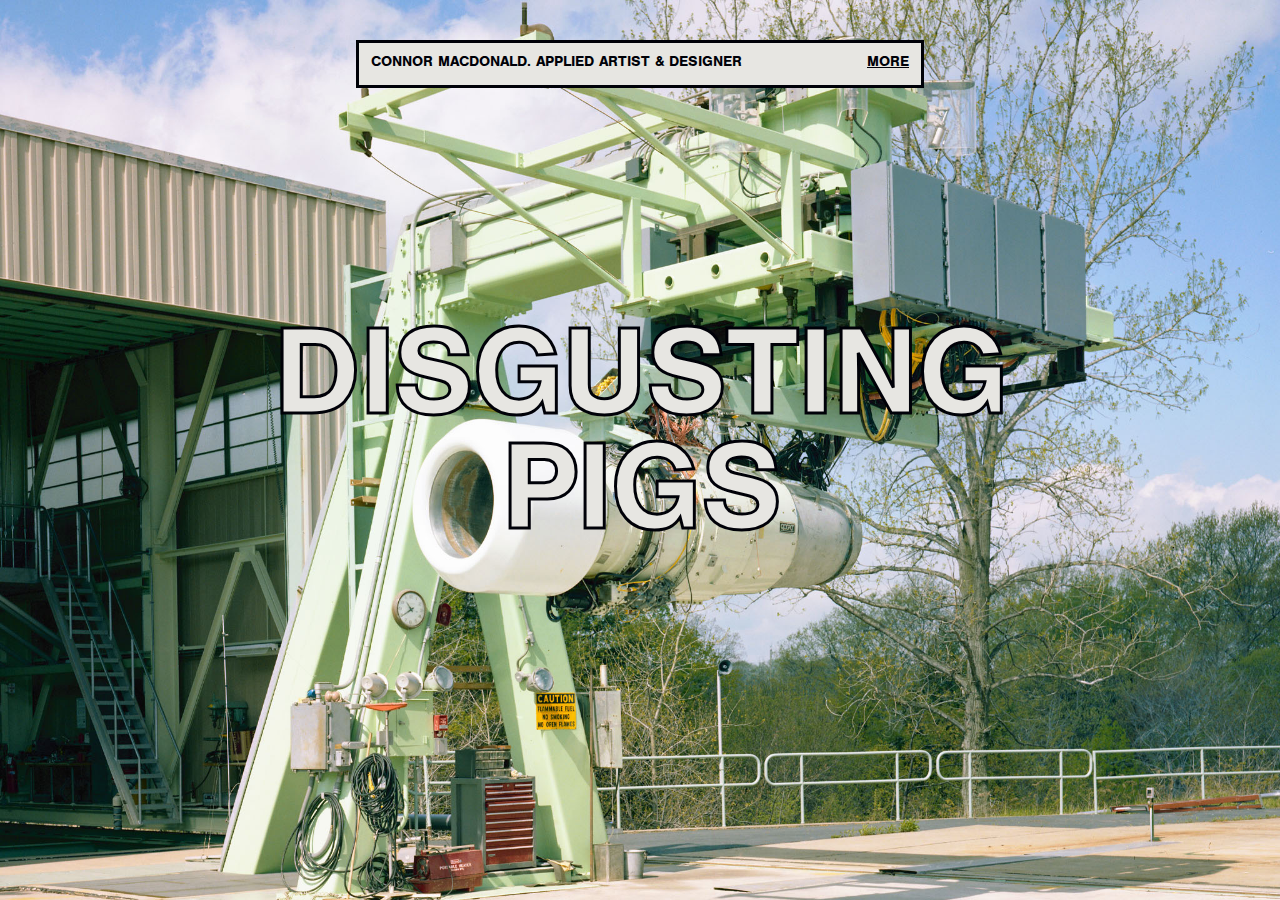
<file: index.html>
<!DOCTYPE html>
<html lang="en">
<head>
    <meta charset="UTF-8">
    <meta name="viewport" content="width=device-width, initial-scale=1.0">
    <title>Portfolio</title>
    <style>
        @font-face {
            font-family: 'CustomFont Body';
            src: url('fonts/body.otf') format('opentype');
        }
        @font-face {
            font-family: 'CustomFont Headline';
            src: url('fonts/headline.otf') format('opentype');
        }

        * {
            margin: 0;
            padding: 0;
            box-sizing: border-box;
        }

        body {
            font-family: 'CustomFont Headline', -apple-system, BlinkMacSystemFont, 'Segoe UI', Roboto, sans-serif;
            overflow: hidden;
            width: 100vw;
            height: 100vh;
        }

        .fullscreen-container {
            position: relative;
            width: 100%;
            height: 100%;
            display: flex;
            align-items: center;
            justify-content: center;
        }

        .background-image {
            position: absolute;
            inset: 0;
            width: 100%;
            height: 100%;
            object-fit: cover;
        }

        .text-overlay {
            position: relative;
            z-index: 1;
            font-weight: 900;
            font-size: 10vw;
            text-align: center;
            line-height: 0.9;
            color: #e7e6e2;
            -webkit-text-stroke: 3px #000108;
            text-transform: uppercase;
            letter-spacing: -0.02em;
            padding: 0 5vw;
            max-width: 90vw;
            width: fit-content;
            margin: 0 auto;
        }

        .bottom-bar {
            position: absolute;
            top: 40px;
            left: 50%;
            transform: translateX(-50%);
            padding: 12px 12px;
            display: flex;
            justify-content: space-between;
            z-index: 2;
            max-width: 568px;
            width: calc(100% - 40px);
            box-sizing: border-box;
            background: #e7e6e2;
            border: 3px solid #000108;
        }

        .bottom-info,
        .bottom-link {
            font-family: 'CustomFont Body', -apple-system, BlinkMacSystemFont, 'Segoe UI', Roboto, sans-serif;
            text-transform: uppercase;
            font-size: 15px;
            color: #000108;
        }

        .bottom-link:hover {
            opacity: 0.8;
        }

        @media (max-width: 768px) {
            .text-overlay {
                font-size: 15vw;
                padding: 0 3vw;
                max-width: 94vw;
                -webkit-text-stroke: 2px #000108;
            }
            
            .bottom-bar {
                top: 20px;
                max-width: calc(100% - 40px);
                padding: 10px 10px;
                border-width: 4px;
            }
            
            .bottom-info,
            .bottom-link {
                font-size: 13px;
            }
        }
    </style>
</head>
<body>
    <div class="fullscreen-container">
        <img id="bgImage" class="background-image" alt="Background">
        <h1 id="overlayText" class="text-overlay"></h1>
        <div class="bottom-bar">
            <div id="bottomInfo" class="bottom-info"></div>
            <a href="links.html" id="bottomLink" class="bottom-link">More</a>
        </div>
    </div>

    <script>
        const random = arr => arr[Math.floor(Math.random() * arr.length)];

        async function loadImages() {
            try {
                const response = await fetch('images.txt');
                const text = await response.text();
                return text.split('\n').filter(line => line.trim()).map(img => `images/${img}`);
            } catch {
                return ['images/motocross.jpg', 'images/kennedy.jpg', 'images/waltzer.jpg'];
            }
        }

        async function loadSlogans() {
            try {
                const response = await fetch('slogans.txt');
                const text = await response.text();
                return text.split('\n').filter(line => line.trim());
            } catch {
                return ['Create boldly, design freely'];
            }
        }

        async function init() {
            const [slogans, images] = await Promise.all([loadSlogans(), loadImages()]);
            
            document.getElementById('overlayText').textContent = random(slogans);
            document.getElementById('bottomInfo').textContent = 'Connor MacDonald. Applied Artist & Designer';
            document.getElementById('bgImage').src = random(images);
        }

        init();
    </script>
</body>
</html>
</file>
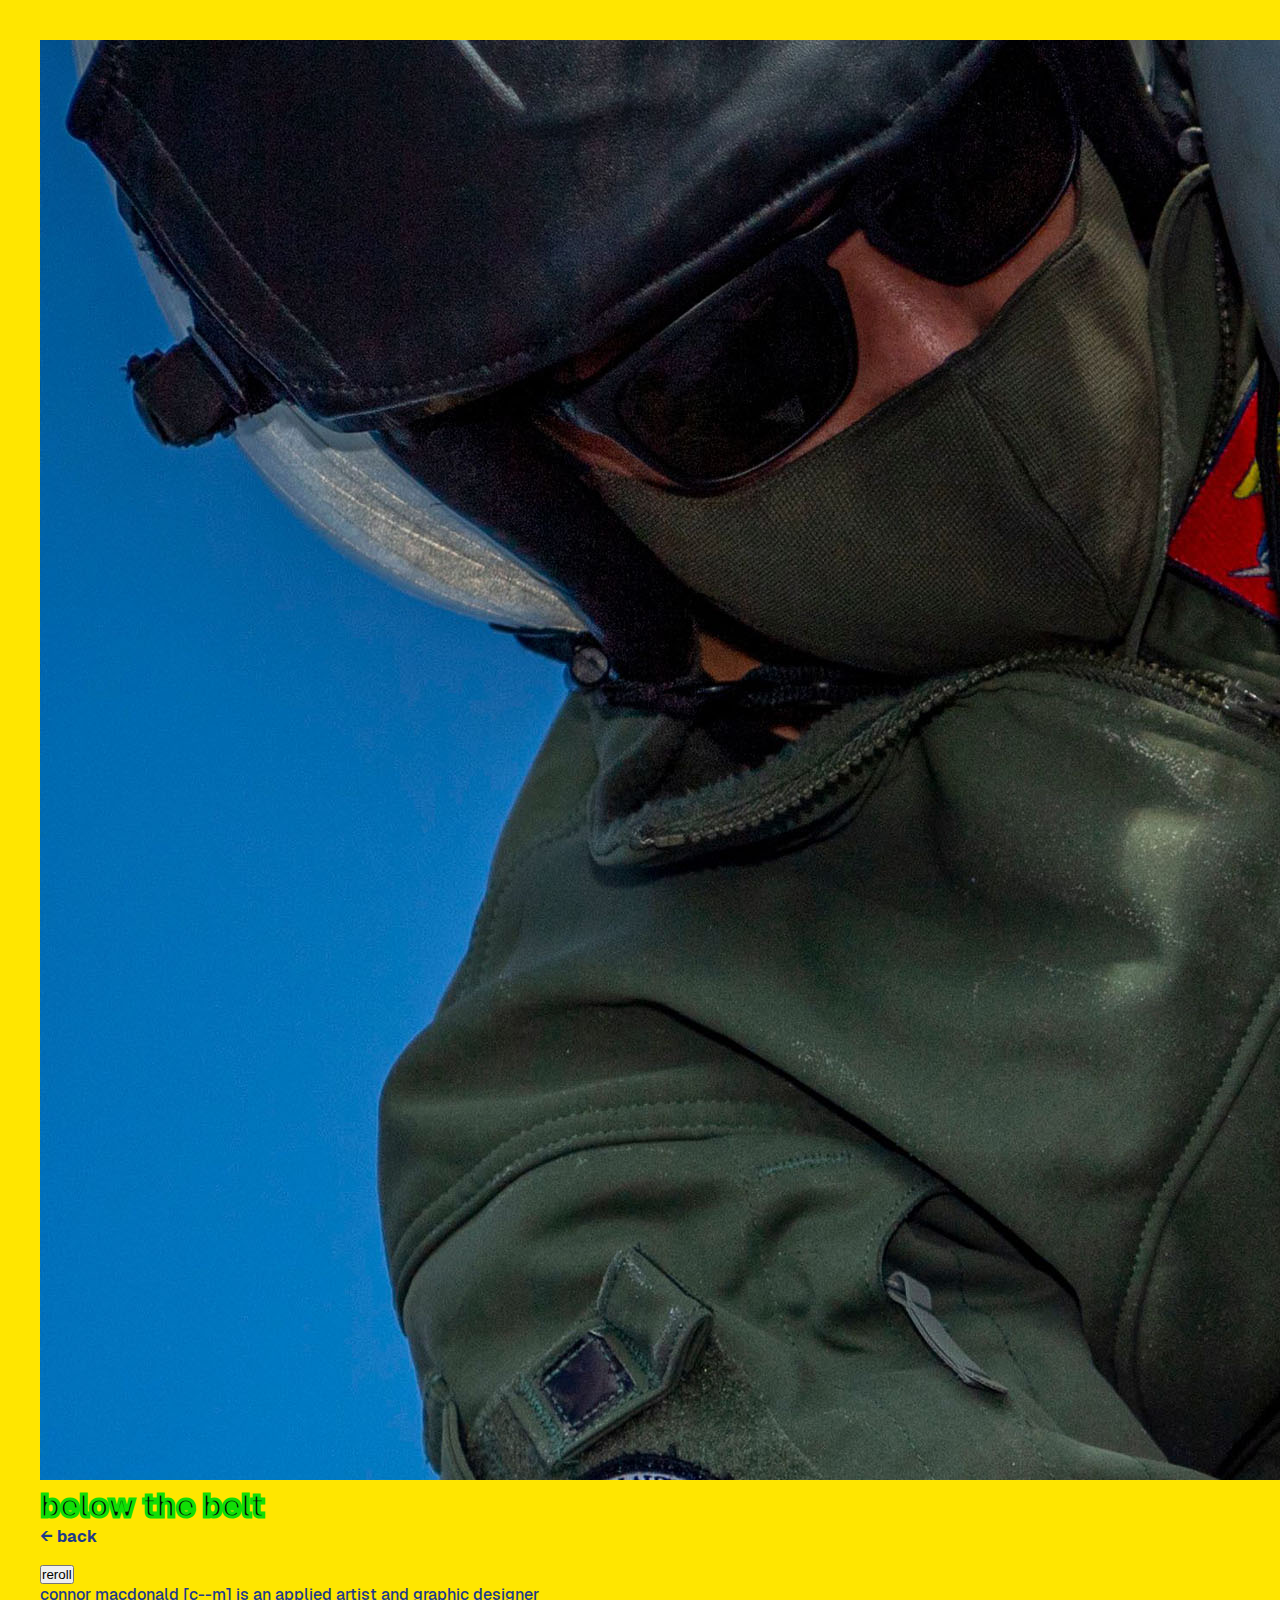
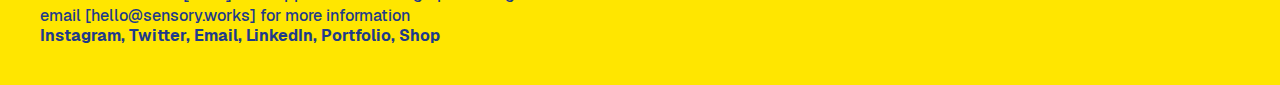
<file: links.html>
<!DOCTYPE html>
<html lang="en">
<head>
    <meta charset="UTF-8">
    <meta name="viewport" content="width=device-width, initial-scale=1.0">
    <title>Links</title>
    <link rel="stylesheet" href="links.css">
</head>
<body>
    <img id="bgImage" class="background-image" alt="Background">
    <h1 id="overlayText" class="text-overlay"></h1>
    <div class="links-container">
        <div class="header-controls">
            <a href="index.html" class="back-link">← back</a>
            <button id="rerollButton" class="reroll-button">reroll</button>
        </div>

        <p class="header-text">connor macdonald [c--m] is an applied artist and graphic designer <br> email [hello@sensory.works] for more information</p>

        <div class="links-list">
            <a href="#" class="link-item">Instagram</a>
            <a href="#" class="link-item">Twitter</a>
            <a href="#" class="link-item">Email</a>
            <a href="#" class="link-item">LinkedIn</a>
            <a href="#" class="link-item">Portfolio</a>
            <a href="#" class="link-item">Shop</a>
        </div>
    </div>

    <script>
        const random = arr => arr[Math.floor(Math.random() * arr.length)];
        let currentSlogan = '';
        let colorPairs = [];
        let slogans = [];
        let images = [];

        async function loadColors() {
            try {
                const response = await fetch('colors.txt');
                const text = await response.text();
                colorPairs = text.split('\n')
                    .filter(line => line.trim())
                    .map(line => {
                        const [fill, stroke] = line.split(',').map(c => c.trim());
                        return { fill, stroke };
                    });
            } catch (error) {
                console.error('Error loading colors:', error);
            }
        }

        async function loadImages() {
            try {
                const response = await fetch('images.txt');
                const text = await response.text();
                images = text.split('\n').filter(line => line.trim()).map(img => `images/${img}`);
            } catch (error) {
                console.error('Error loading images:', error);
            }
        }

        async function loadSlogans() {
            try {
                const response = await fetch('slogans.txt');
                const text = await response.text();
                slogans = text.split('\n').filter(line => line.trim());
            } catch (error) {
                console.error('Error loading slogans:', error);
            }
        }

        function applyColors(colors) {
            const textElement = document.getElementById('overlayText');
            textElement.style.color = colors.fill;
            textElement.style.webkitTextStroke = `0.20rem ${colors.stroke}`;
        }

        function randomize() {
            if (colorPairs.length > 0) {
                applyColors(random(colorPairs));
            }
            
            if (images.length > 0) {
                document.getElementById('bgImage').src = random(images);
            }
            
            if (slogans.length > 0) {
                displayText(random(slogans));
            }
        }

        function adjustMobileText() {
            if (window.innerWidth > 900) return;
            
            const textElement = document.getElementById('overlayText');
            const maxWidth = window.innerWidth * 0.9;
            
            let fontSize = 200;
            textElement.style.fontSize = fontSize + 'px';
            
            while (textElement.scrollWidth > maxWidth && fontSize > 50) {
                fontSize -= 5;
                textElement.style.fontSize = fontSize + 'px';
            }
        }

        function displayText(slogan) {
            currentSlogan = slogan;
            const textElement = document.getElementById('overlayText');
            
            if (window.innerWidth <= 900) {
                textElement.innerHTML = slogan.split(' ').join('<br>');
                setTimeout(adjustMobileText, 100);
            } else {
                textElement.style.fontSize = '';
                textElement.textContent = slogan;
            }
        }

        async function init() {
            await Promise.all([loadColors(), loadImages(), loadSlogans()]);
            randomize();
        }

        document.getElementById('rerollButton').addEventListener('click', randomize);

        window.addEventListener('resize', () => {
            clearTimeout(window.resizeTimeout);
            window.resizeTimeout = setTimeout(() => {
                if (currentSlogan) displayText(currentSlogan);
            }, 150);
        });

        init();
    </script>
</body>
</html>
</file>
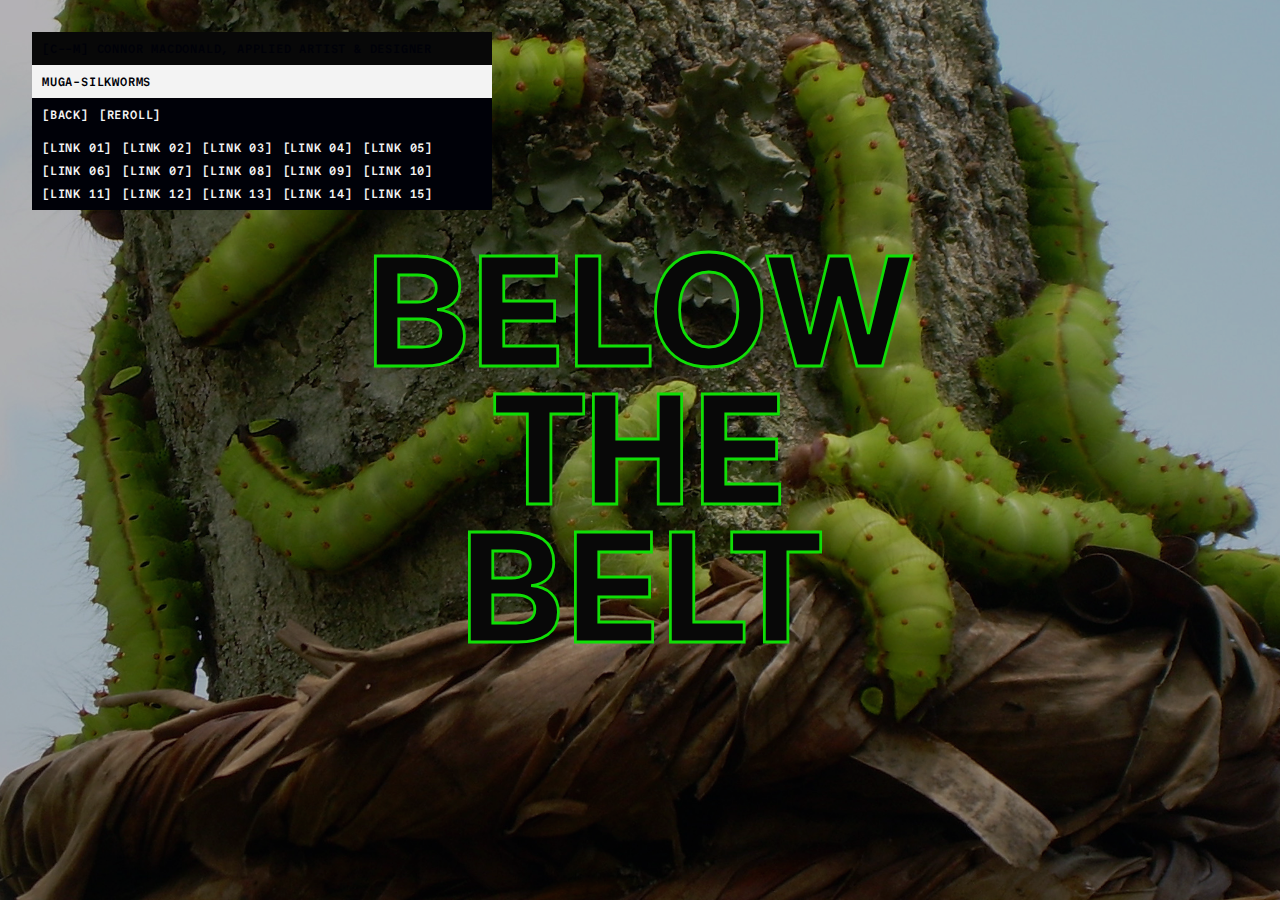
<file: pages/links/links.html>
<!DOCTYPE html>
<html lang="en">
<head>
    <meta charset="UTF-8">
    <meta name="viewport" content="width=device-width, initial-scale=1.0">
    <title>Links</title>
    <link rel="stylesheet" href="links.css">
</head>
<body>
    <img id="bgImage" class="background-image" alt="Background">
    <h1 id="overlayText" class="text-overlay"></h1>
    
    <header class="header">
        <div class="title-box">
            <p class="title">[C--M] Connor MacDonald, Applied Artist & Designer</p>
        </div>

        <div class="readout-box">
            <p class="readout" id="fileReadout"></p>
        </div>
        
        <nav class="nav-box">
            <button onclick="window.location.href='../../index.html'" class="nav-link">[back]</button>
            <button id="rerollButton" class="nav-link">[reroll]</button>
            <div style="width: 100%; height: 0;"></div>
            <a href="#" class="nav-link">[link 01]</a>
            <a href="#" class="nav-link">[link 02]</a>
            <a href="#" class="nav-link">[link 03]</a>
            <a href="#" class="nav-link">[link 04]</a>
            <a href="#" class="nav-link">[link 05]</a>
            <a href="#" class="nav-link">[link 06]</a>
            <a href="#" class="nav-link">[link 07]</a>
            <a href="#" class="nav-link">[link 08]</a>
            <a href="#" class="nav-link">[link 09]</a>
            <a href="#" class="nav-link">[link 10]</a>
            <a href="#" class="nav-link">[link 11]</a>
            <a href="#" class="nav-link">[link 12]</a>
            <a href="#" class="nav-link">[link 13]</a>
            <a href="#" class="nav-link">[link 14]</a>
            <a href="#" class="nav-link">[link 15]</a>
        </nav>
    </header>

    <script>
        const TYPING_SPEED = 50; // milliseconds per character
        const random = arr => arr[Math.floor(Math.random() * arr.length)];
        
        let currentSlogan = '';
        let currentImageFile = '';
        let colorPairs = [];
        let slogans = [];
        let images = [];
        let typewriterTimeout;

        async function loadColors() {
            try {
                const response = await fetch('colors.txt');
                const text = await response.text();
                colorPairs = text.split('\n')
                    .filter(line => line.trim())
                    .map(line => {
                        const [fill, stroke] = line.split(',').map(c => c.trim());
                        return { fill, stroke };
                    });
            } catch (error) {
                console.error('Error loading colors:', error);
            }
        }

        async function loadImages() {
            try {
                const response = await fetch('/media/background/background.txt');
                const text = await response.text();
                images = text.split('\n').filter(line => line.trim()).map(img => `/media/background/${img}`);
            } catch (error) {
                console.error('Error loading images:', error);
            }
        }

        async function loadSlogans() {
            try {
                const response = await fetch('slogans.txt');
                const text = await response.text();
                slogans = text.split('\n').filter(line => line.trim());
            } catch (error) {
                console.error('Error loading slogans:', error);
            }
        }

        // Typewriter effect
        function typeWriter(text, element) {
            // Clear any existing timeout
            if (typewriterTimeout) {
                clearTimeout(typewriterTimeout);
            }
            
            element.textContent = '';
            let index = 0;
            
            function type() {
                if (index < text.length) {
                    element.textContent += text.charAt(index);
                    index++;
                    typewriterTimeout = setTimeout(type, TYPING_SPEED);
                }
            }
            
            type();
        }

        function applyColors(colors) {
            const textElement = document.getElementById('overlayText');
            const titleBox = document.querySelector('.title-box');
            textElement.style.color = colors.fill;
            textElement.style.webkitTextStroke = `0.018em ${colors.stroke}`;
            titleBox.style.backgroundColor = colors.fill;
        }

        function randomize() {
            if (colorPairs.length > 0) {
                applyColors(random(colorPairs));
            }
            
            if (images.length > 0) {
                const imagePath = random(images);
                document.getElementById('bgImage').src = imagePath;
                currentImageFile = imagePath.replace('/media/background/', '');
                
                // Use typewriter effect for filename
                const readoutElement = document.getElementById('fileReadout');
                typeWriter(currentImageFile, readoutElement);
            }
            
            if (slogans.length > 0) {
                displayText(random(slogans));
            }
        }

        function displayText(slogan) {
            currentSlogan = slogan;
            const textElement = document.getElementById('overlayText');
            
            // On mobile, split into one word per line for better sizing
            if (window.innerWidth <= 600) {
                textElement.innerHTML = slogan.split(' ').join('<br>');
                
                // Position vertically centered between nav-box bottom and screen bottom
                setTimeout(() => {
                    const navBox = document.querySelector('.nav-box');
                    if (navBox) {
                        const navBoxRect = navBox.getBoundingClientRect();
                        const navBoxBottom = navBoxRect.bottom;
                        const screenBottom = window.innerHeight;
                        const centerPoint = navBoxBottom + (screenBottom - navBoxBottom) / 2;
                        
                        textElement.style.top = centerPoint + 'px';
                    }
                    
                    const maxHeight = window.innerHeight * 0.6; // 60vh max
                    const maxWidth = window.innerWidth - 48; // Account for 1.5rem padding on each side
                    
                    // Reset to let clamp work
                    textElement.style.fontSize = '';
                    
                    // If it overflows height or width, scale it down
                    let currentSize = parseFloat(getComputedStyle(textElement).fontSize);
                    const minSize = 32; // 2rem minimum
                    
                    while ((textElement.scrollHeight > maxHeight || textElement.scrollWidth > maxWidth) && currentSize > minSize) {
                        currentSize -= 2;
                        textElement.style.fontSize = currentSize + 'px';
                    }
                }, 50);
            } else {
                textElement.style.fontSize = '';
                textElement.style.top = '';
                textElement.textContent = slogan;
            }
        }

        async function init() {
            await Promise.all([loadColors(), loadImages(), loadSlogans()]);
            randomize();
        }

        document.getElementById('rerollButton').addEventListener('click', randomize);

        window.addEventListener('resize', () => {
            clearTimeout(window.resizeTimeout);
            window.resizeTimeout = setTimeout(() => {
                if (currentSlogan) displayText(currentSlogan);
            }, 150);
        });

        init();
    </script>
</body>
</html>
</file>
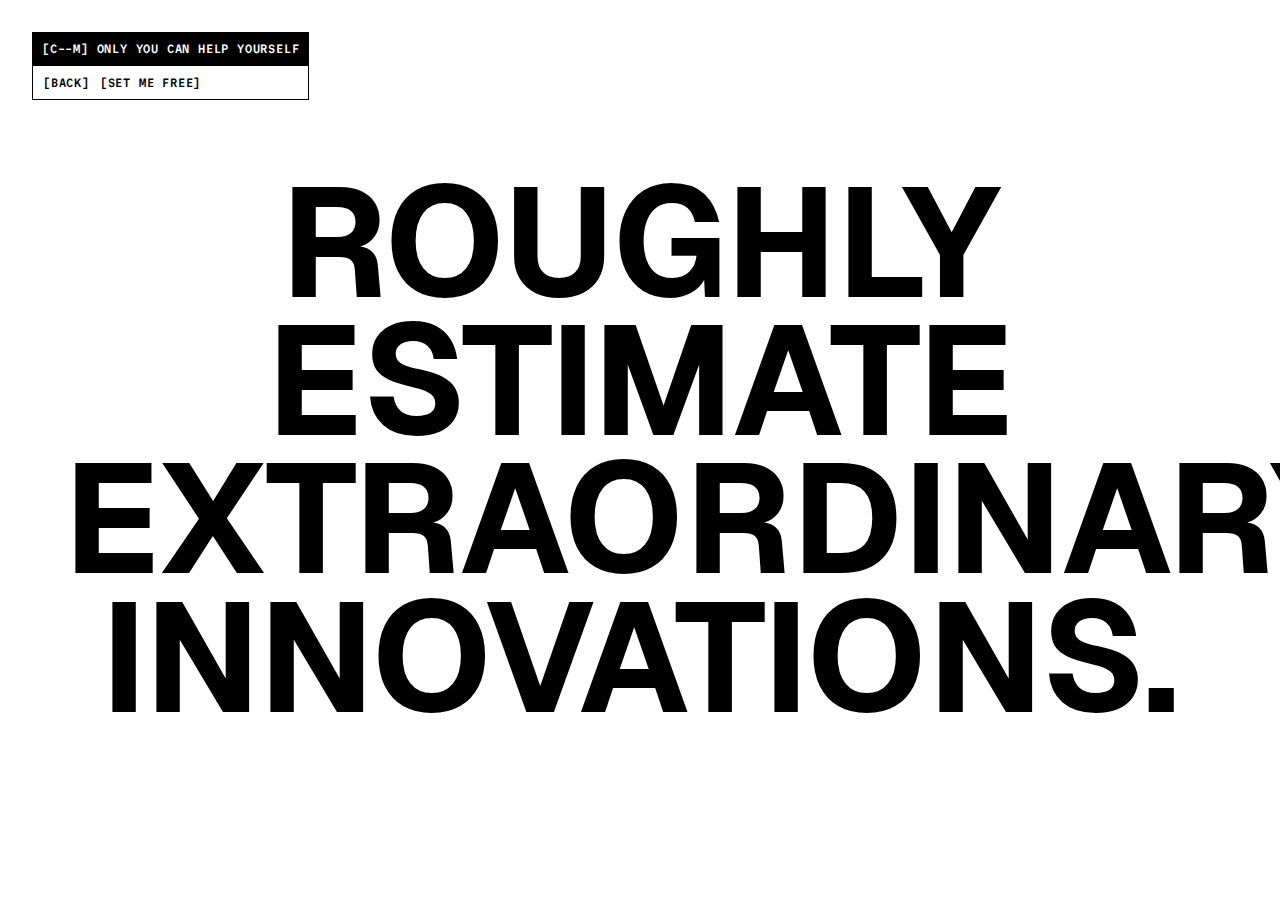
<file: pages/tell-me-what-to-do/tell-me-what-to-do.html>
<!DOCTYPE html>
<html lang="en">
<head>
    <meta charset="UTF-8">
    <meta name="viewport" content="width=device-width, initial-scale=1.0">
    <title>Tell Me What To Do</title>
    <link rel="stylesheet" href="tell-me-what-to-do.css">
</head>
<body>
    <h1 id="overlayText" class="text-overlay"></h1>
    
    <header class="header">
        <div class="title-box">
            <p class="title">[C--M] only you can help yourself</p>
        </div>
        
        <nav class="nav-box">
            <button onclick="window.location.href='../links/links.html'" class="nav-link">[back]</button>
            <button id="generateButton" class="nav-link">[set me free]</button>
        </nav>
    </header>

    <script src="tell-me-what-to-do.js"></script>
</body>
</html>
</file>
<file: links.css>
@font-face {
    font-family: 'Geist';
    src: url('fonts/Geist-Bold.woff2') format('woff2');
    font-weight: 700;
    font-style: normal;
}

@font-face {
    font-family: 'Geist';
    src: url('fonts/Geist-Medium.woff2') format('woff2');
    font-weight: 500;
    font-style: normal;
}

* {
    margin: 0;
    padding: 0;
    box-sizing: border-box;
}

body {
    font-family: 'Geist', sans-serif;
    background: #FFE600;
    color: #1E3A8A;
    min-height: 100vh;
    padding: 2.5rem;
}

.links-container {
    max-width: 100%;
}

.back-link {
    display: block;
    font-size: 1rem;
    font-weight: 700;
    color: #1E3A8A;
    text-decoration: none;
    margin-bottom: 1rem;
}

.back-link:hover {
    opacity: 0.7;
}

.links-list {
    font-size: 1rem;
    font-weight: 700;
    line-height: 1.2;
}

.link-item {
    color: #1E3A8A;
    text-decoration: none;
    transition: opacity 0.2s;
    white-space: nowrap;
}

.link-item:hover {
    opacity: 0.7;
}

.link-item:not(:last-child)::after {
    content: ', ';
}

@media (max-width: 900px) {
    body {
        padding: 2.5rem;
    }
    
    .back-link {
        font-size: 0.875rem;
    }
    
    .links-list {
        font-size: 0.875rem;
    }
}
</file>
<file: pages/links/links.css>
@font-face {
    font-family: 'CommitMono';
    src: url('../../fonts/CommitMono-700-Regular.otf') format('opentype');
    font-weight: 700;
    font-style: normal;
}

@font-face {
    font-family: 'Geist';
    src: url('../../fonts/Geist-Bold.woff2') format('woff2');
    font-weight: 700;
    font-style: normal;
}

* {
    margin: 0;
    padding: 0;
    box-sizing: border-box;
}

body {
    font-family: 'CommitMono', monospace;
    overflow: hidden;
    width: 100vw;
    height: 100vh;
    background-color: #000108;
}

.background-image {
    position: fixed;
    top: 0;
    left: 0;
    width: 100%;
    height: 100%;
    object-fit: cover;
    opacity: 0.7;
    z-index: -1;
}

.text-overlay {
    font-family: 'Geist', sans-serif;
    font-weight: 700;
    font-size: clamp(3rem, 12vw, 15rem);
    max-width: 90vw;
    color: #dadada;
    -webkit-text-stroke: 0.018em #000108;
    paint-order: fill stroke;
    text-align: center;
    line-height: 0.9;
    letter-spacing: -0.02rem;
    text-transform: uppercase;
    position: absolute;
    top: 50%;
    left: 50%;
    transform: translate(-50%, -50%);
    z-index: 0;
    pointer-events: none;
}

/* Header */
.header {
    position: absolute;
    top: 2rem;
    left: 2rem;
    display: flex;
    flex-direction: column;
    gap: 0;
    z-index: 2;
}

.title-box {
    padding: 0.625rem;
    background: #f3f3f3;
    text-transform: uppercase;
}

.title {
    font-size: 12px;
    letter-spacing: 0.05rem;
    color: #000108;
    margin: 0;
}

.nav-box {
    padding: 0.625rem;
    background: #000108;
    text-transform: uppercase;
    display: flex;
    max-width: 460px;
    flex-wrap: wrap;
    justify-content: left;
    gap: 10px;
    align-items: center;
}

.nav-link {
    font-family: 'CommitMono', monospace;
    font-size: 12px;
    letter-spacing: 0.05rem;
    color: #f3f3f3;
    text-decoration: none;
    background: none;
    border: none;
    cursor: pointer;
    padding: 0;
    text-transform: inherit;
}

.nav-link:hover {
    opacity: 0.8;
}

.readout-box {
    display: flex;
    max-width: 460px;
    padding: 0.625rem;
    background: #f3f3f3;
}

.readout {
    font-family: 'CommitMono', monospace;
    text-transform: uppercase;
    font-size: 12px;
    letter-spacing: 0.05rem;
    color: #000108;
    margin: 0;
}

/* Mobile - matching homepage breakpoint */
@media (max-width: 600px) {
    .header {
        left: 1.5rem;
        right: 1.5rem;
        width: calc(100vw - 3rem);
    }
    
    .nav-box,
    .readout-box,
    .title-box {
        max-width: 100%;
    }
    
    .title,
    .nav-link,
    .readout {
        font-size: 0.75rem;
    }
    
    .text-overlay {
        font-size: clamp(2rem, 15vw, 6rem);
        line-height: 0.95;
        max-width: calc(100vw - 3rem);
        left: 1.5rem;
        right: 1.5rem;
        width: calc(100vw - 3rem);
        /* top will be set by JavaScript for centering */
        top: auto;
        bottom: auto;
        transform: translateY(-50%);
        max-height: 60vh;
        overflow: hidden;
        word-break: keep-all;
        overflow-wrap: normal;
    }
}
</file>
<file: pages/tell-me-what-to-do/tell-me-what-to-do.css>
@font-face {
    font-family: 'CommitMono';
    src: url('../../fonts/CommitMono-700-Regular.otf') format('opentype');
    font-weight: 700;
    font-style: normal;
}

@font-face {
    font-family: 'Geist';
    src: url('../../fonts/Geist-Bold.woff2') format('woff2');
    font-weight: 700;
    font-style: normal;
}

* {
    margin: 0;
    padding: 0;
    box-sizing: border-box;
}

body {
    font-family: 'CommitMono', monospace;
    overflow: hidden;
    width: 100vw;
    height: 100vh;
    background-color: #ffffff;
}

.text-overlay {
    font-family: 'Geist', sans-serif;
    font-weight: 700;
    font-size: clamp(3rem, 12vw, 15rem);
    max-width: 90vw;
    color: #000000;
    text-align: center;
    line-height: 0.9;
    letter-spacing: -0.02rem;
    text-transform: uppercase;
    position: absolute;
    top: 50%;
    left: 50%;
    transform: translate(-50%, -50%);
    z-index: 0;
    pointer-events: none;
}

/* Header */
.header {
    position: absolute;
    top: 2rem;
    left: 2rem;
    display: flex;
    flex-direction: column;
    gap: 0;
    z-index: 2;
}

.title-box {
    padding: 0.625rem;
    background: #000000;
    text-transform: uppercase;
}

.title {
    font-size: 12px;
    letter-spacing: 0.05rem;
    color: #ffffff;
    margin: 0;
}

.nav-box {
    padding: 0.625rem;
    background: #ffffff;
    border: 1px solid #000000;
    text-transform: uppercase;
    display: flex;
    max-width: 460px;
    flex-wrap: wrap;
    justify-content: left;
    gap: 10px;
    align-items: center;
}

.nav-link {
    font-family: 'CommitMono', monospace;
    font-size: 12px;
    letter-spacing: 0.05rem;
    color: #000000;
    text-decoration: none;
    background: none;
    border: none;
    cursor: pointer;
    padding: 0;
    text-transform: inherit;
}

.nav-link:hover {
    opacity: 0.8;
}

/* Mobile - matching homepage breakpoint */
@media (max-width: 600px) {
    .header {
        left: 1.5rem;
        right: 1.5rem;
        width: calc(100vw - 3rem);
    }
    
    .nav-box,
    .title-box {
        max-width: 100%;
    }
    
    .title,
    .nav-link {
        font-size: 0.75rem;
    }
    
    .text-overlay {
        font-size: clamp(2rem, 15vw, 6rem);
        line-height: 0.95;
        max-width: calc(100vw - 3rem);
        left: 1.5rem;
        right: 1.5rem;
        width: calc(100vw - 3rem);
        /* top will be set by JavaScript for centering */
        top: auto;
        bottom: auto;
        transform: translateY(-50%);
        max-height: 60vh;
        overflow: hidden;
        word-break: keep-all;
        overflow-wrap: normal;
    }
}
</file>
